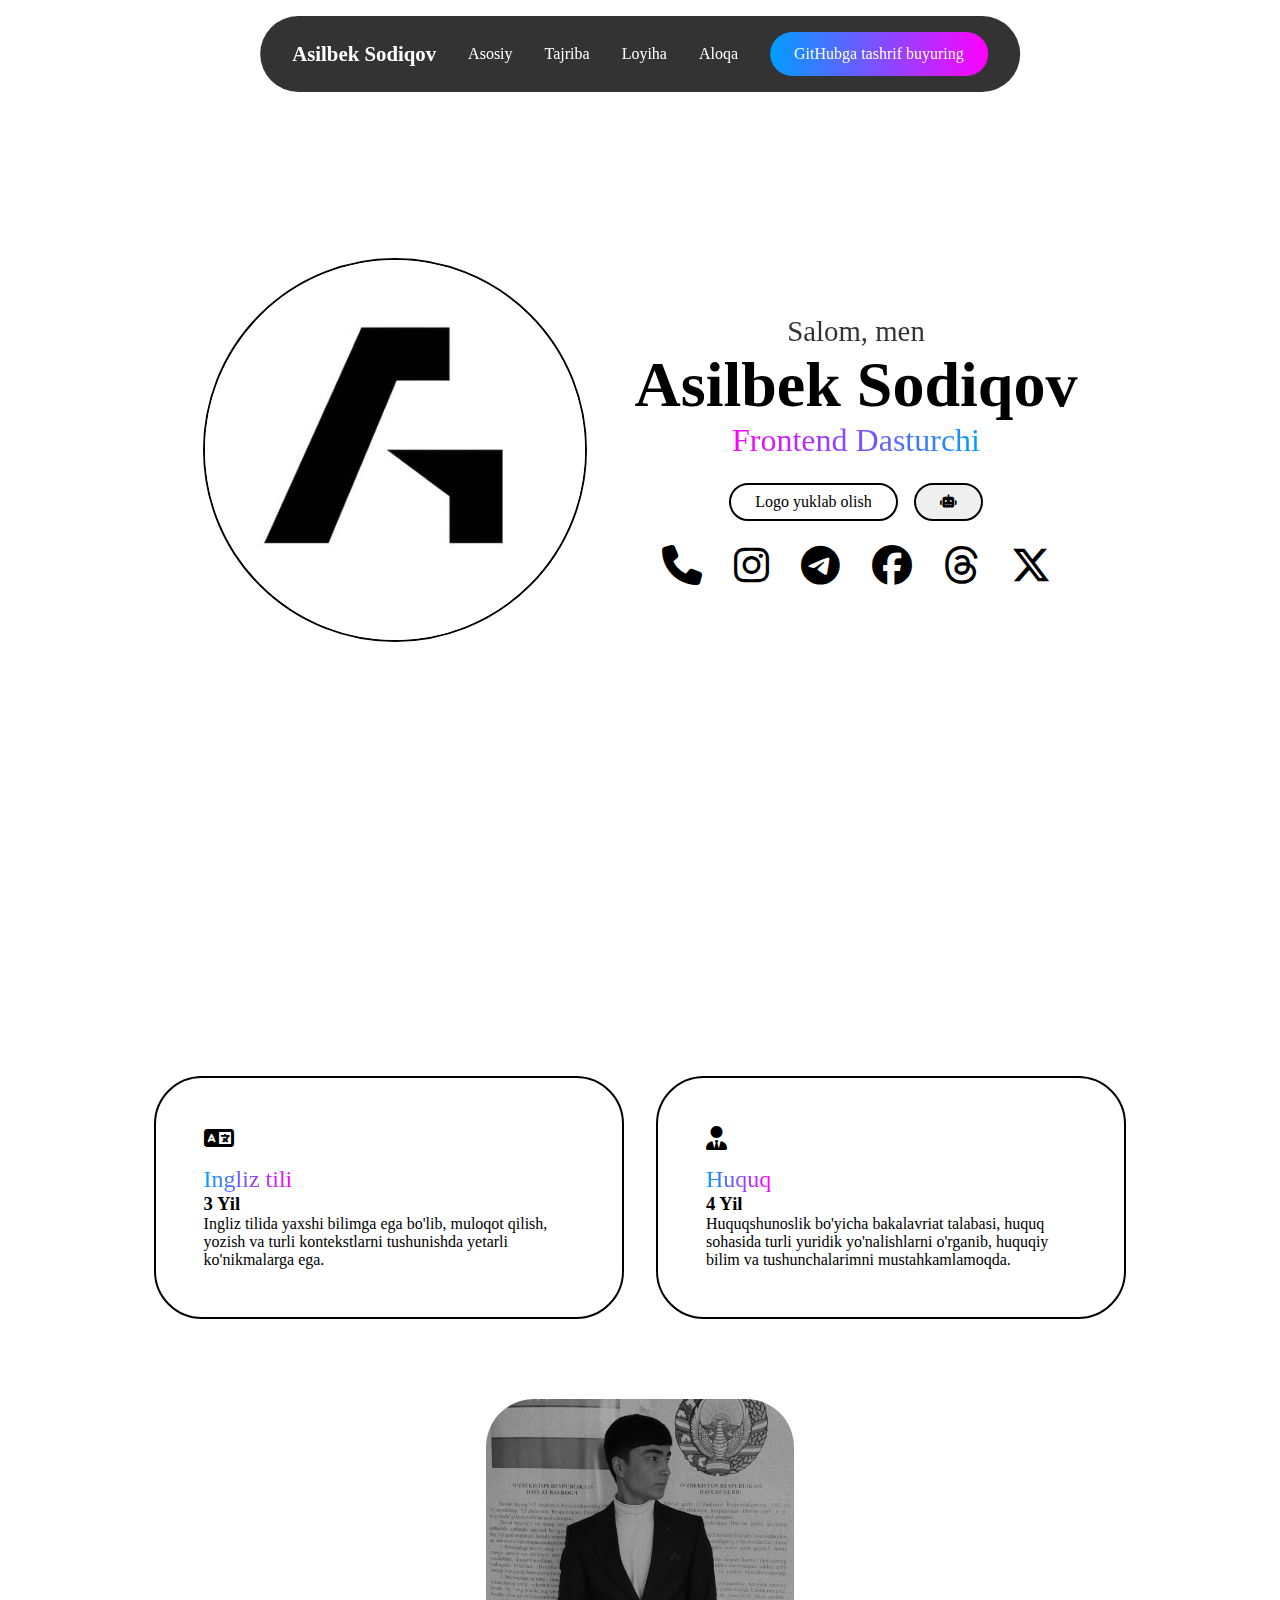
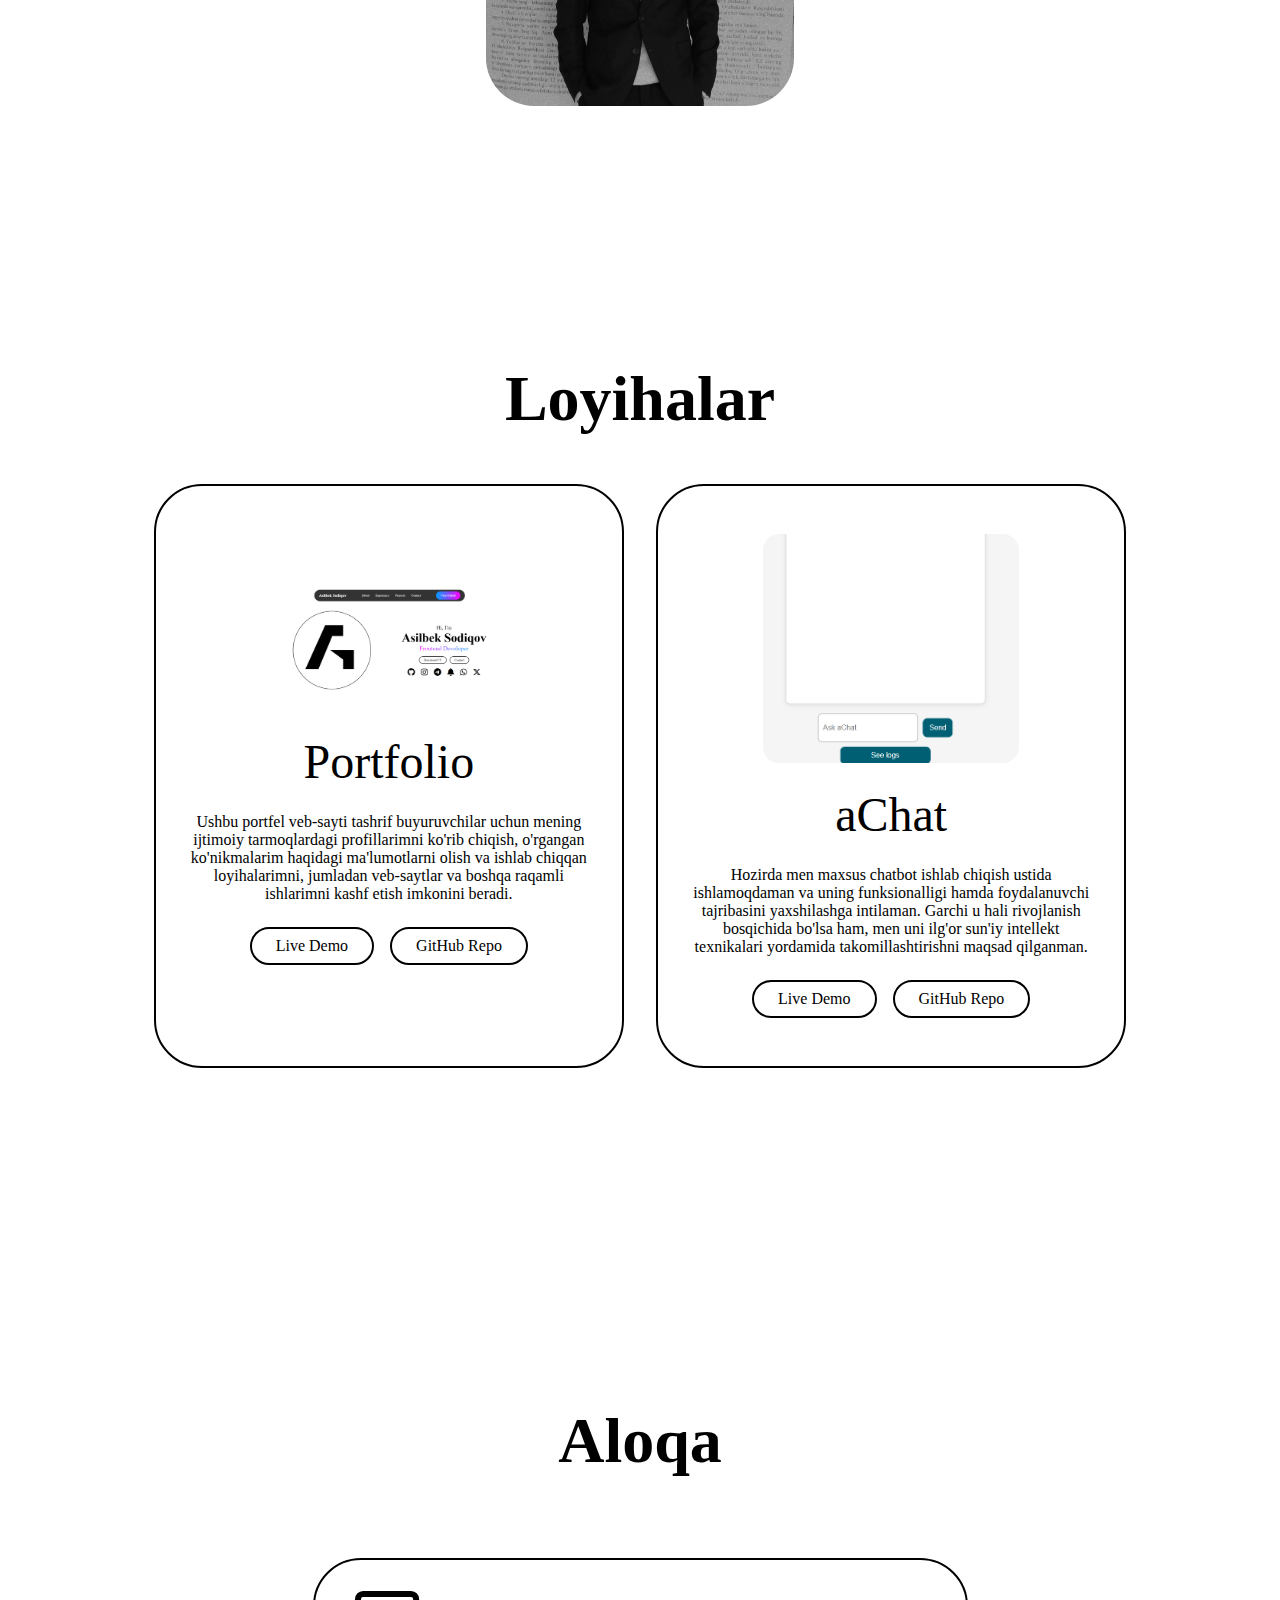
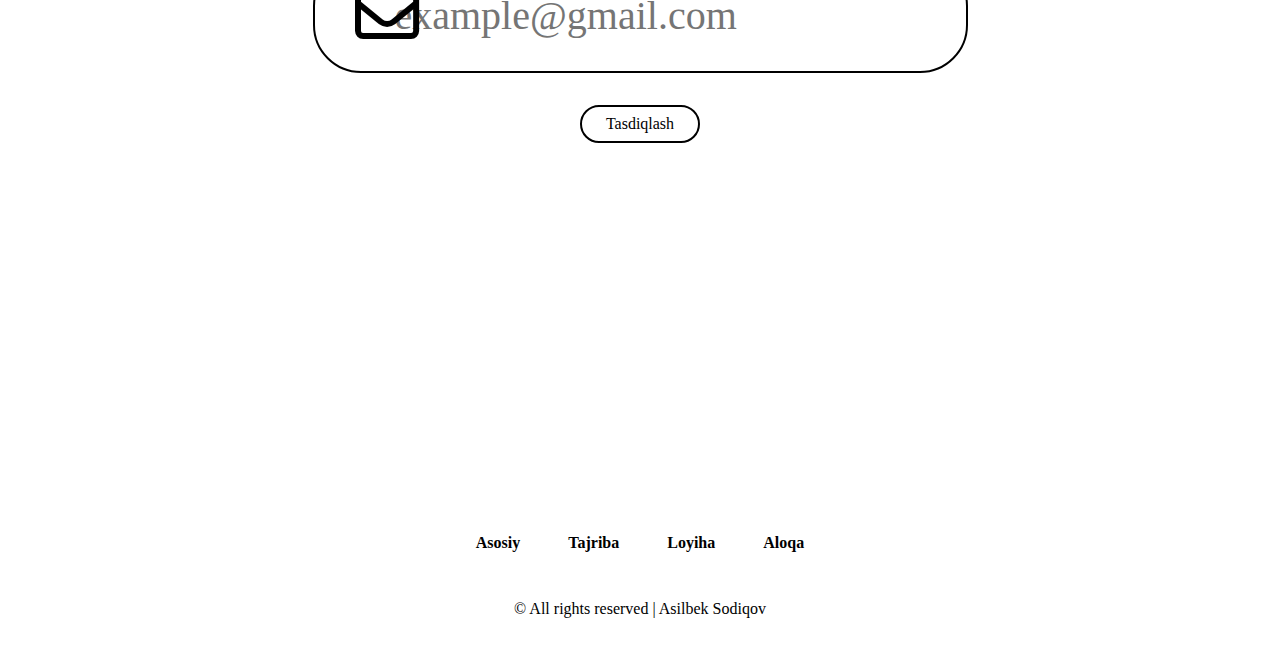
<file: index.html>
<!DOCTYPE html>
<html lang="uz">
<head>
    <meta charset="UTF-8">
    <meta name="viewport" content="width=device-width, initial-scale=1.0">
    <title>Asilbek Sodiqov</title>
    <link rel="stylesheet" href="style.css">
    <link rel="stylesheet" href="https://cdnjs.cloudflare.com/ajax/libs/font-awesome/6.7.2/css/all.min.css">
</head>
<body>
    <header class="header">
        <a href="#" class="logo"><span>Asilbek Sodiqov</span></a>

        <ul class="nav-links">
            <li>
                <a href="#about">Asosiy</a>
            </li>

            <li>
                <a href="#experience">Tajriba</a>
            </li>

            <li>
                <a href="#projects">Loyiha</a>
            </li>

            <li>
                <a href="#contact">Aloqa</a>
            </li>
        </ul>

        <i class="fa-solid fa-bars" id="menu-icon"></i>

        <button class="visit-btn">GitHubga tashrif buyuring</button>
    </header>

    <section id="about" class="about">
        <div class="about-container">
            <img src="Asilbek Sodiqov Logo.jpg" alt="">

            <div class="info-box">
                <div class="text">
                    <h3>Salom, men</h3>
                    <h1>Asilbek Sodiqov</h1>
                    <span>Frontend Dasturchi</span>
                </div>

                <div class="btn-group">
                    <a href="Asilbek Sodiqov Logo.jpg" download>
                        <div class="btn">Logo yuklab olish</div>
                    </a>
                    <button class="btn" onclick="window.location.href='chatbot.html'">
                        <i class="fa-solid fa-robot"></i>
                    </button>
                </div>                

                <div class="socials">
                    <a href="tel:+998947030806">
                        <i class="fa-solid fa-phone"></i>
                    </a>
                    <a href="https://www.instagram.com/asilxon_sodiqov?igsh=dm02ajR0YnV5MWNi" target="_blank">
                        <i class="fa-brands fa-instagram"></i>
                    </a>
                    <a href="https://t.me/asilxon_sodiqov" target="_blank">
                        <i class="fa-brands fa-telegram"></i>
                    </a>
                    <a href="https://www.facebook.com/profile.php?id=61555541592942&mibextid=ZbWKwL" target="_blank">
                        <i class="fa-brands fa-facebook"></i>
                    </a>
                    <a href="https://www.threads.net/@asilxon_sodiqov" target="_blank">
                        <i class="fa-brands fa-threads"></i>
                    </a>
                    <a href="https://x.com/Asilxon_Sodiqov?t=1ADflO47e2zx1yX8urRH3A&s=09" target="_blank">
                        <i class="fa-brands fa-x-twitter"></i>
                    </a>
                </div>
            </div>
        </div>
    </section>

    <section id="experience" class="experience">

        <h2 class="section-title"></h2>

        <div class="experience-info">
            <div class="grid">
                <div class="grid-card">
                    <i class="fa-solid fa-language"></i>
                    <span>Ingliz tili</span>
                    <h3>3 Yil</h3>
                    <p>Ingliz tilida yaxshi bilimga ega bo'lib, muloqot qilish, yozish va turli kontekstlarni tushunishda yetarli ko'nikmalarga ega.</p>
                </div>

                <div class="grid-card">
                    <i class="fa-solid fa-user-tie"></i>
                    <span>Huquq</span>
                    <h3>4 Yil</h3>
                    <p>Huquqshunoslik bo'yicha bakalavriat talabasi, huquq sohasida turli yuridik yo'nalishlarni o'rganib, huquqiy bilim va tushunchalarimni mustahkamlamoqda.</p>  
                </div>
            </div>

            <img src="Asilbek Sodiqov.jpg" alt="">
        </div>
    </section>

    <section id="projects" class="projects">
        <h2 class="section-title">Loyihalar</h2>
        <div class="projects-grid">
            <div class="projects-card">
                <img src="portfolio.png" alt="">
                <h3>Portfolio</h3>
                <p>Ushbu portfel veb-sayti tashrif buyuruvchilar uchun mening ijtimoiy tarmoqlardagi profillarimni ko'rib chiqish, o'rgangan ko'nikmalarim haqidagi ma'lumotlarni olish va ishlab chiqqan loyihalarimni, jumladan veb-saytlar va boshqa raqamli ishlarimni kashf etish imkonini beradi.</p>
                <div class="btn-group">
                    <div class="btn">Live Demo</div>
                    <div class="btn">GitHub Repo</div>
                </div>
            </div>

            <div class="projects-card">
                <img src="aChat.png" alt="">
                <h3>aChat</h3>
                <p>Hozirda men maxsus chatbot ishlab chiqish ustida ishlamoqdaman va uning funksionalligi hamda foydalanuvchi tajribasini yaxshilashga intilaman. Garchi u hali rivojlanish bosqichida bo'lsa ham, men uni ilg'or sun'iy intellekt texnikalari yordamida takomillashtirishni maqsad qilganman.</p>
                <div class="btn-group">
                    <div class="btn">Live Demo</div>
                    <div class="btn">GitHub Repo</div>
                </div>
            </div>
        </div>
    </section>

    <section class="contact" id="contact">
        <div class="input-box">
            <h2 class="section-title">Aloqa</h2>
            <div class="input">
                <input type="text" id="email" placeholder="example@gmail.com">
                <i class="fa-regular fa-envelope"></i>
            </div>
    
            <a href="mailto:asilxonsodiqov@gmail.com">
                <div class="btn" id="submitBtn">Tasdiqlash</div>
            </a>
        </div>
    </section>
    
    <script>
        document.getElementById('submitBtn').addEventListener('click', function(event) {
            var email = document.getElementById('email').value;
            
            if (!email.includes('@gmail.com')) {
                alert('Iltimos, haqiqiy email manzilingizni kiriting.');
                event.preventDefault();
            } else {
                alert('Emailingiz muvaffaqiyatli tasdiqlandi! Davom etishni istaysizmi?');
            }
        });
    </script>
    

    <footer>

        <ul>
            <li>
                <a href="#about">Asosiy</a>
            </li>

            <li>
                <a href="#experience">Tajriba</a>
            </li>

            <li>
                <a href="#projects">Loyiha</a>
            </li>

            <li>
                <a href="#contact">Aloqa</a>
            </li>
        </ul>

        <p class="copyright">&copy All rights reserved | Asilbek Sodiqov</p>
    </footer>

    <script src="asilbek.js"></script>
</body>
</html>
</file>
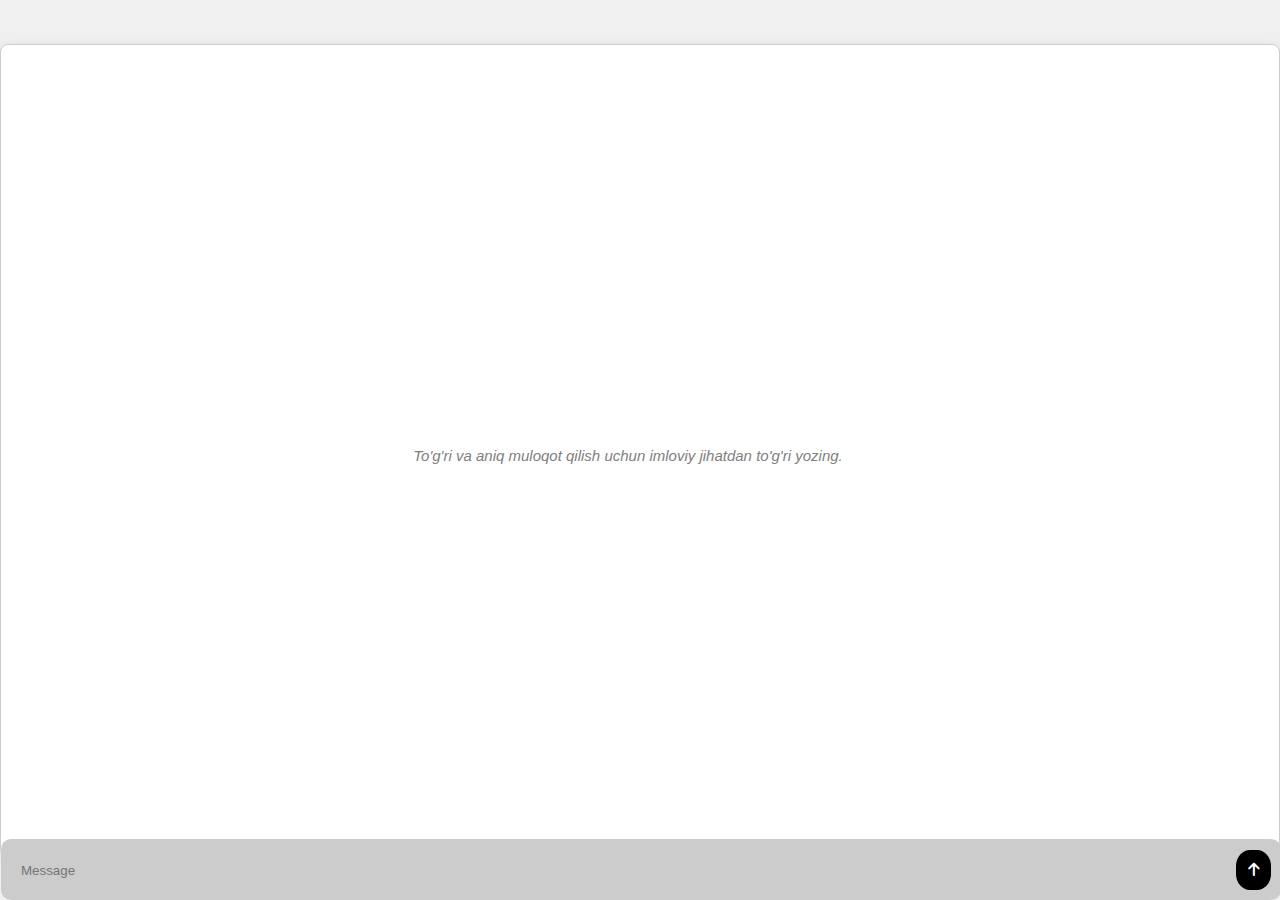
<file: chatbot.html>
<!DOCTYPE html>
<html lang="uz">
<head>
    <meta charset="UTF-8">
    <meta name="viewport" content="width=device-width, initial-scale=1.0">
    <title>Sodiqov Chat</title>
    <link rel="stylesheet" href="chatbotstyles.css">
    <link rel="stylesheet" href="https://cdnjs.cloudflare.com/ajax/libs/font-awesome/6.7.2/css/all.min.css">
</head>
<body>
    <div class="chat-container">
        <div class="chat-box" id="chat-box"></div>
        <div class="input-container">
            <div class="loader" id="loader"></div>
            <input type="text" id="user-input" placeholder="Message">
            <button onclick="sendMessage()">
                <i class="fa-solid fa-arrow-up"></i>
            </button>
        </div>
    </div>

    <script src="chatbotscript.js"></script>
</body>
</html>
</file>
<file: style.css>
*{
    margin: 0;
    padding: 0;
    box-sizing: border-box;
    font-family: 'Poppins';
    text-decoration: none;
    scroll-behavior: smooth;
    list-style: none;
}

header{
    position: fixed;
    top: 1rem;
    left: 50%;
    transform: translateX(-50%);
    display: flex;
    align-items: center;
    justify-content: center;
    gap: 5rem;
    background-color: rgba(0, 0, 0, 0.8);
    background-filter: blur(8px);
    color: white;
    padding: 0.5rem 1.5rem;
    border-radius: 3rem;
    z-index: 1000;
}

.logo{
    color: white;
    font-size: 1.3rem;
    font-weight: 600;
    text-wrap: nowrap;
    transition: 0.3s ease-in-out;
}

.logo:hover{
    transform: scale(1.1);
}

.nav-links{
    display: flex;
    gap: 2rem;
}

li a{
    position: relative;
    color: white;
    font-weight: 300;
}

li a::before{
    position: absolute;
    content: '';
    width: 0;
    left: 0;
    height: 5px;
    top: 25px;
    border-radius: 1rem;
    transition: 0.3s ease-in-out;
    background: linear-gradient(to right, rgb(0, 157, 225), rgb(255, 0, 255));
}

li a:hover::before{
    width: 100%;
}

.visit-btn{
    padding: 0.8rem 1.5rem;
    border-radius: 3rem;
    border: none;
    font-weight: 500;
    font-size: 1rem;
    color: white;
    cursor: pointer;
    text-wrap: nowrap;
    transition: 0.3s ease-in-out;
    background: linear-gradient(to right, rgb(0, 157, 255), rgb(255, 0, 255 ));
}

.visit-btn:hover{
    background: linear-gradient(to right,  rgb(255, 0, 255 ), rgb(0, 157, 255));
    transform: scale();
}

.visit-btn:active{
    transform: scale(0.9);
}

#menu-icon{
    font-size: 2rem;
    display: none;
    cursor: pointer;
}

section{
    min-height: 100vh;
    padding: 8rem 12%;
    width: 100%;
    position: relative;
}

.about{
    display: flex;
    align-items: center;
    justify-content: center;
}

.about .about-container{
    display: flex;
    align-items: center;
    justify-content: center;
    gap: 10rem;
}

.about img{
    border: 2px solid black;
    width: 30vw;
    border-radius: 50%;
}

.about img:active{
    transform: scale(0.99);
}

.info-box{
    display: flex;
    flex-direction: column;
    text-align: center;
    align-items: center;
    justify-content: center;
    gap: 1.5rem;
}

.info-box h3{
    font-size: 1.8rem;
    font-weight: 500;
    opacity: 0.8;
}

.info-box h1{
    font-size: 4rem;
    font-weight: 600;
}

.info-box span{
    background: linear-gradient(to right,  rgb(255, 0, 255 ), rgb(0, 157, 255));
    transform: scale();
    background-clip: text;
    color: transparent;
    font-size: 2rem;
}

.btn-group{
    display: flex;
    gap: 1rem;
}

.btn{
    border-radius: 3rem;
    padding: 0.5rem 1.5rem;
    border: 2px solid black;
    cursor: pointer;
    font-weight: 500;
    text-wrap: nowrap;
    transition: 0.2s ease-in-out;
    color: black;
    text-decoration: none;
}

.btn:hover{
    background-color: black;
    color: white;
}

.btn:active{
    transform: scale(0.9);
}

.socials{
    display: flex;
    gap: 2rem;
}

.socials a{
    color: inherit;
}

.socials i{
    font-size: 2.5rem;
    cursor: pointer;
    transition: 0.2s ease-in-out;
}

.socials i:hover{
    transform: scale(1.1);
}

.socials i:active{
    transform: scale(0.9);
}

.section-title{
    text-align: center;
    font-size: 4rem;
    font-weight: 600;
    margin-bottom: 3rem;
}

.experience-info{
    display: flex;
    align-items: center;
    justify-content: center;
    gap: 5rem;
}

.experience img{
    width: 24vw;
    border-radius: 3rem;
}

.grid{
    display: grid;
    grid-template-columns: repeat(2,1fr);
    gap: 2rem;
}

.grid-card{
    border: 2px solid black;
    border-radius: 3rem;
    padding: 3rem;
    display: flex;
    flex-direction: column;
    align-items: baseline;
    justify-content: left;
    cursor: pointer;
    transition: 0.2s ease-in-out;
}

.grid-card:hover{
    transform: scale(1.02);
    background-color: black;
    color: white;
}

.grid-card i{
    font-size: 1.5rem;
    margin-bottom: 1rem;
}

.grid-card span{
    font-size: 1.5rem;
    font-weight: 500;
    background: linear-gradient(to right, #009dff, #ff00ff);
    background-clip: text;
    color: transparent;
}

::-webkit-scrollbar{
    width: 20px;
}

::-webkit-scrollbar-track{
    background-color: rgb(219, 219, 219);
}

::-webkit-scrollbar-thumb{
    background: linear-gradient(to bottom, #009dff, #ff00ff);
}

.projects-grid{
    display: grid;
    grid-template-columns: repeat(auto-fit,minmax(300px,1fr));
    gap: 2rem;
}

.projects-card{
    padding: 3rem 2rem;
    display: flex;
    flex-direction: column;
    align-items: center;
    justify-content: center;
    text-align: center;
    gap: 1.5rem;
    border: 2px solid black;
    border-radius: 3rem;
    cursor: pointer;
    transition: 0.3s ease-in-out;
}

.projects-card:hover{
    background-color: black;
    color: white;
    transform: translateY(-10px)scale(1.0);
}

.projects-card img{
    width: 20vw;
    border-radius: 1rem;
}

.projects-card:hover .btn{
    border: 2px solid white;
    color: white;
}

.projects-card:hover .btn:hover{
    border: 2px solid white;
    background-color: white;
    color: black;
}

.projects-card h3{
    font-size: 3rem;
    font-weight: 500;
}

.input-box{
    display: flex;
    flex-direction: column;
    align-items: center;
    justify-content: center;
    text-align: center;
    gap: 2rem;
    margin-top: 5rem;
}

.input-box input{
    border-radius: 3rem;
    border: 2px solid black;
    padding: 2rem 8rem;
    font-size: 3rem;
}

.info-box input::placeholder{
    font-size: 3rem;
}

.input{
    position: relative;
}

.input i{
    position: absolute;
    font-size: 4rem;
    top: 50%;
    left: 10px;
    transform: translate(50%,-50%);
}

footer{
    bottom: 0;
    left: 0;
    height: 10rem;
    display: flex;
    flex-direction: column;
    gap: 1rem;
    align-items: center;
    justify-content: center;
}

footer ul{
    display: flex;
    align-items: center;
    gap: 3rem;
}

footer ul li a{
    color: black;
    font-weight: 600;
}

.copyright{
    font-size: 300;
    margin-top: 2rem;
}

@media(max-width:1280px){
    header{
        padding: 1rem 2rem;
        gap: 2rem;
    }
    .about .about-container{
        gap: 3rem;
    }
    .experience-info{
        flex-direction: column;
    }
    .input-box input{
        padding: 2rem 5rem;
        font-size: 2.5rem;
    }
    .input input::placeholder{
        font-size: 2.5rem;
    }
}

@media(max-width:768px){
    header{
        gap: 1rem;
        padding: 1rem 1rem;
    }
    header .logo{
        font-size: 1rem;
    }
    header .visit-btn{
        display: none;
    }
    .about-container{
        flex-direction: column;
    }
    .input-box input{
        padding: 1rem 2rem;
        font-size: 1.8rem;
    }
    .input-box input::placeholder{
        font-size: 1.5rem;
    }
    .input-box i{
        display: none;
    }
    .grid{
        grid-template-columns: repeat(1,1fr);
    }
    .experience-info img{
        width: 70vw;
    }
}

@media(max-width:600px){
    header #menu-icon{
        display: block;
    }
    .nav-links{
        position: absolute;
        top: 100%;
        margin-top: 1rem;
        width: 100%;
        padding: 1rem;
        color: white;
        display: flex;
        flex-direction: column;
        text-align: center;
        background: rgba(0, 0, 0, 0.9);
        border-radius: 3rem;
        display: none;
    }
    .nav-links li{
        margin-top: 1.5rem;
        padding: 1rem;
    }
    .nav-links.active{
        display: block;
    }
    header .logo{
        font-size: 1.5rem;
    }
    .about-container img{
        width: 10vw;
        margin: -20px -20px;
    }
    .btn{
        padding: 0.35rem 1rem;
    }
    #follow-btn{
        padding: 0.1rem 0.8rem;
    }
    .socials i{
        font-size: 1.5rem;
    }
    .input-box input{
        padding: 0.5rem 3rem;
        width: 80%;
        font-size: 1.5rem;
    }
    .input-box input::placeholder{
        font-size: 1.5rem;
    }
    footer ul{
        gap: 1rem;
    }
}
</file>
<file: chatbotstyles.css>
body {
    font-family: Arial, sans-serif;
    display: flex;
    justify-content: center;
    align-items: center;
    height: 100vh;
    margin: 0;
    background-color: #f0f0f0;
}

.chat-container {
    width: 100%;
    height: 90%;
    max-width: none;
    background-color: white;
    border: 1px solid #ccc;
    border-radius: 8px;
    overflow: hidden;
    box-shadow: 0 2px 10px rgba(0, 0, 0, 0.1);
    display: flex;
    flex-direction: column;
}

.chat-box {
    display: flex;
    flex-direction: column;
    flex: 1;
    overflow-y: auto;
    padding: 10px;
    border-bottom: 1px solid #ccc;
}

.chat-box .message {
    display: inline-block;
    margin: 5px 0;
    padding: 8px;
    border-radius: 8px;
    max-width: 80%;
    word-wrap: break-word;
}

.chat-box .user {
    display: inline-block;
    justify-content: flex-end;
    align-self: flex-end;
    font-size: 14px;
    background-color: #ccc;
    color: black;
    border-radius: 10px 10px 0px 10px;
    max-width: 70%;
    word-wrap: break-word;
    margin-right: 0;
}

.chat-box .bot {
    display: flex;
    justify-content: flex-start;
    font-size: 14px;
    background-color: white;
    color: black;
    align-self: flex-start;
    max-width: 75%;
    margin-left: -12px;
    word-wrap: break-word;
}

.chat-box .bot img {
    width: 30px;
    height: 30px;
    border-radius: 50%;
    margin-right: 10px;
}

.chat-box .initial-message {
    position: relative;
    cursor: default;
    top: 50%;
    left: 50%;
    transform: translate(-50%, -50%);
    text-align: center;
    color: gray;
    font-style: italic;
    font-size: 15px;
}

.chat-box .bot .typing-animation {
    display: inline-block;
    width: 10px;
    height: 10px;
    border-radius: 50%;
    margin-right: 5px;
    background-color: #000;
    animation: typing 1.5s infinite linear;
}

@keyframes typing {
    0% {
        transform: scale(0);
        opacity: 0.5;
    }
    50% {
        transform: scale(1);
        opacity: 1;
    }
    100% {
        transform: scale(0);
        opacity: 0.5;
    }
}

.input-container {
    display: flex;
    background-color: #ccc;
    align-items: center;
    padding: 10px;
    border-radius: 10px;
    border-top: 1px solid #ccc;
    position: fixed;
    bottom: 0;
    width: 100%;
    box-sizing: border-box;
}

input[type="text"] {
    background-color: #ccc;
    width: 100%;
    padding: 10px;
    border: none;
    outline: none;
    flex: 1;
    border-radius: 10px;
}

button {
    padding: 12px;
    border: none;
    background-color: #000;
    color: white;
    cursor: pointer;
    border-radius: 40%;
    margin-left: -35px;
    transition: background-color 0.3s ease;
}

button:hover {
    background-color: #444;
}

button i {
    font-size: 15px;
}

button i:active {
    transform: scale(0.9);
}

@media (max-width: 600px) {
    .chat-container {
        width: 100%;
        height: 100%;
    }

    .input-container {
        padding: 8px;
    }

    input[type="text"] {
        padding: 8px;
    }
}
</file>
